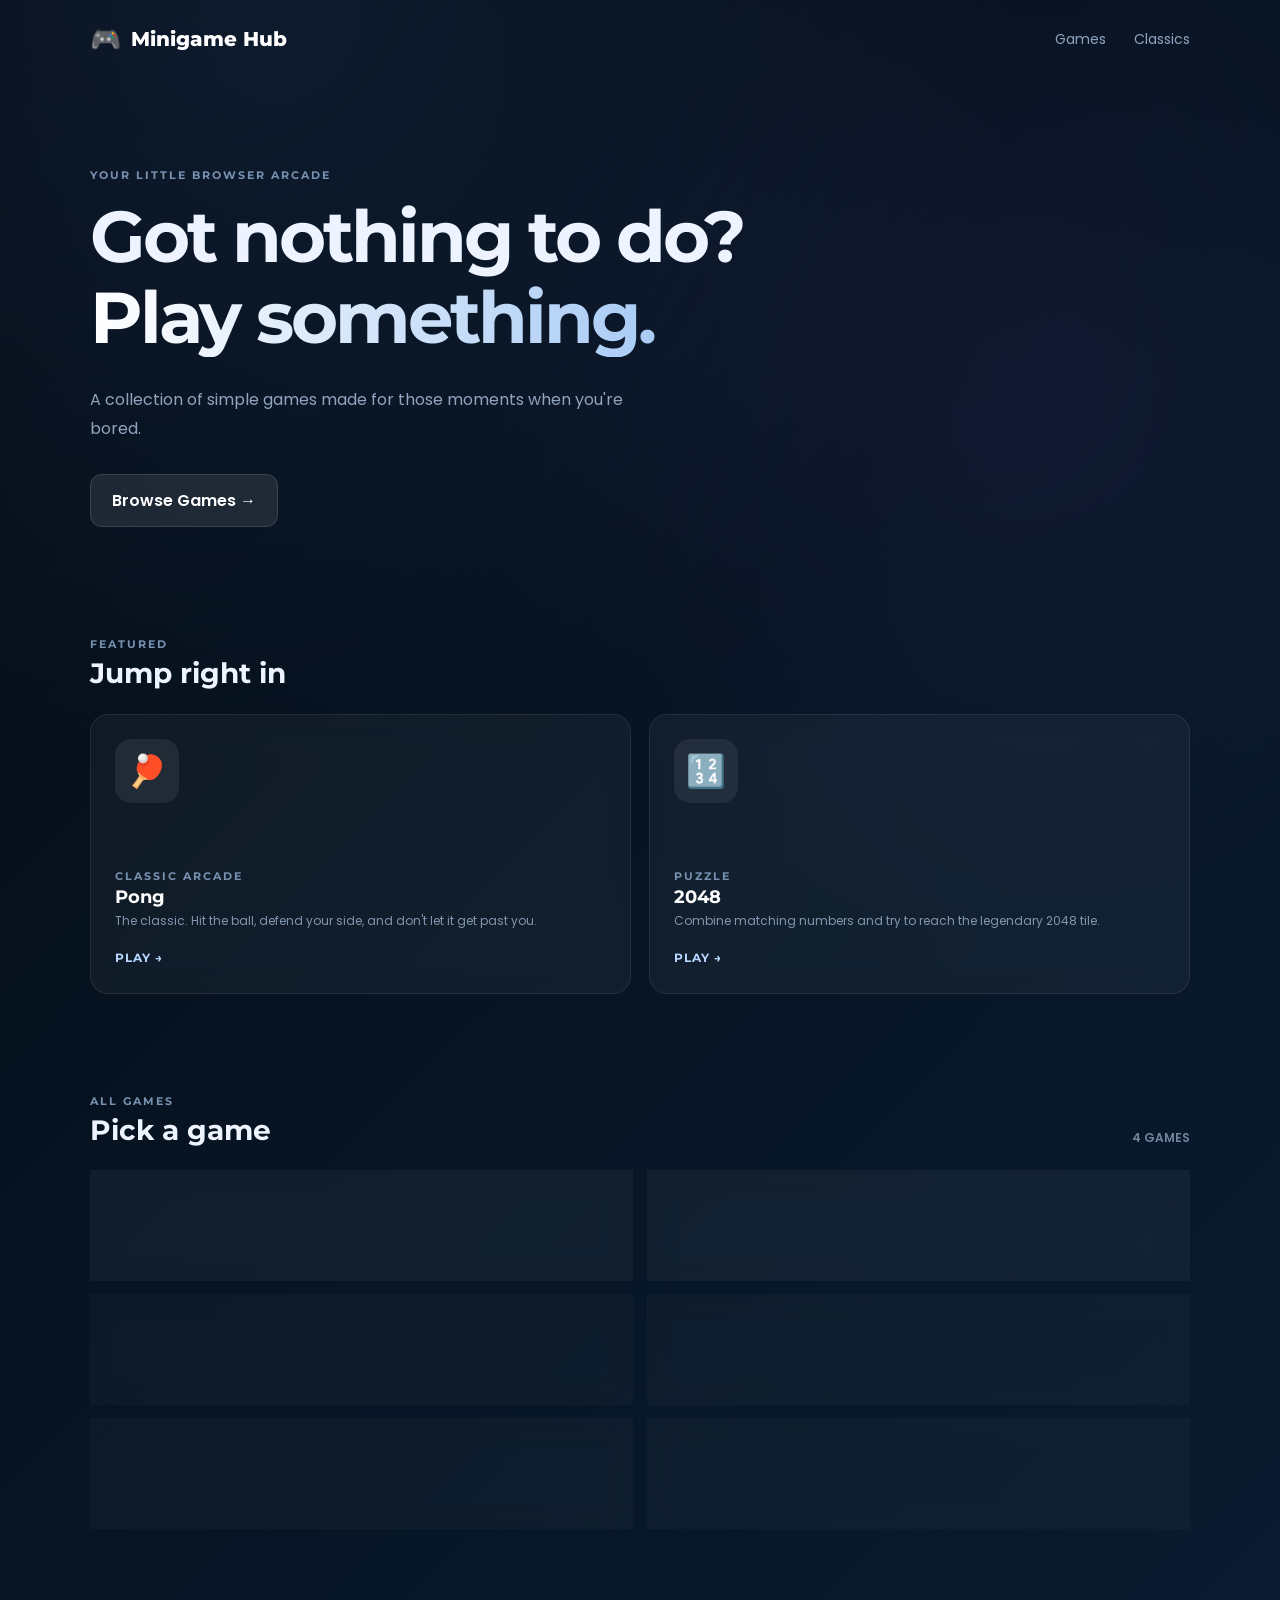
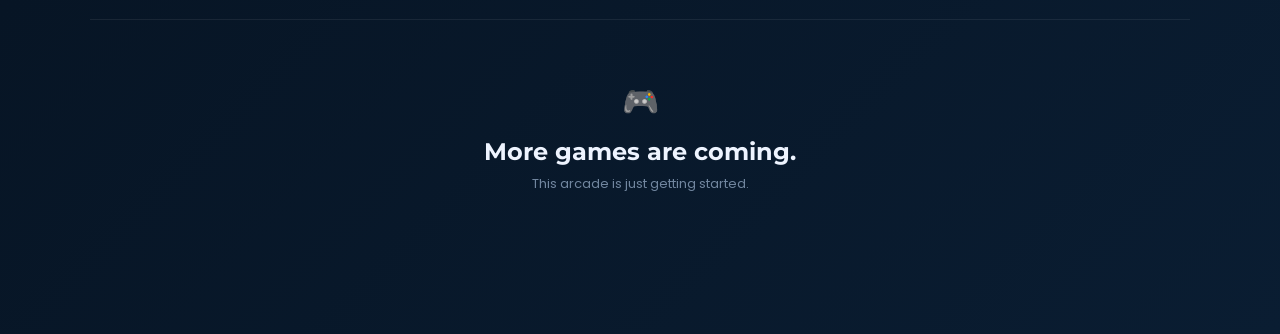
<file: index.html>
<!DOCTYPE html>
<html lang="en">

<head>
    <meta charset="UTF-8">
    <meta name="viewport" content="width=device-width, initial-scale=1.0">

    <title>Minigame Hub</title>

    <link rel="icon" type="image/png" href="favicon.png">

    <link rel="stylesheet" href="style.css">

    <link
        href="https://fonts.googleapis.com/css2?family=Montserrat:wght@600;700;800&family=Poppins:wght@400;500;600&display=swap"
        rel="stylesheet">
</head>

<body>

    <header class="navbar">

        <a href="index.html" class="logo">
            <span>🎮</span>
            Minigame Hub
        </a>

        <nav>
            <a href="#games">Games</a>
            <a href="#classics">Classics</a>
        </nav>

    </header>


    <main>

        <!-- HERO -->

        <section class="hero">

            <div class="hero-content">

                <span class="eyebrow">YOUR LITTLE BROWSER ARCADE</span>

                <h1>
                    Got nothing to do?
                    <span>Play something.</span>
                </h1>

                <p>
                    A collection of simple games made for those
                    moments when you're bored.
                </p>

                <a href="#games" class="play-button">
                    Browse Games →
                </a>

            </div>

        </section>


        <!-- FEATURED -->

        <section class="section" id="games">

            <div class="section-heading">
                <div>
                    <span class="section-label">FEATURED</span>
                    <h2>Jump right in</h2>
                </div>
            </div>


            <div class="featured-grid">


                <!-- PONG -->

                <a href="game/pong.html" class="game-card featured-card pong-card">

                    <div class="game-icon">
                        🏓
                    </div>

                    <div class="game-info">

                        <span class="game-type">
                            CLASSIC ARCADE
                        </span>

                        <h3>Pong</h3>

                        <p>
                            The classic. Hit the ball, defend your side,
                            and don't let it get past you.
                        </p>

                        <span class="play-link">
                            PLAY →
                        </span>

                    </div>

                </a>


                <!-- 2048 -->

                <a href="game/2048.html" class="game-card featured-card puzzle-card">

                    <div class="game-icon">
                        🔢
                    </div>

                    <div class="game-info">

                        <span class="game-type">
                            PUZZLE
                        </span>

                        <h3>2048</h3>

                        <p>
                            Combine matching numbers and try to reach
                            the legendary 2048 tile.
                        </p>

                        <span class="play-link">
                            PLAY →
                        </span>

                    </div>

                </a>

            </div>

        </section>


        <!-- ALL GAMES -->

        <section class="section" id="classics">

            <div class="section-heading">

                <div>
                    <span class="section-label">ALL GAMES</span>
                    <h2>Pick a game</h2>
                </div>

                <span class="game-count">
                    4 GAMES
                </span>

            </div>


            <div class="games-grid">


                <!-- SNAKE -->

                <a href="games/snake.html" class="game-card">

                    <div class="small-icon">
                        🐍
                    </div>

                    <div>
                        <span class="game-type">
                            ARCADE
                        </span>

                        <h3>Snake</h3>

                        <p>
                            Grow as long as you can.
                        </p>
                    </div>

                    <span class="card-arrow">→</span>

                </a>


                <!-- BRICK BREAKER -->

                <a href="game/block-breaker.html" class="game-card">

                    <div class="small-icon">
                        🧱
                    </div>

                    <div>
                        <span class="game-type">
                            ARCADE
                        </span>

                        <h3>Block Breaker</h3>

                        <p>
                            Break every block without losing the ball.
                        </p>
                    </div>

                    <span class="card-arrow">→</span>

                </a>


                <!-- REACTION -->

                <a href="#" class="game-card coming-soon">

                    <div class="small-icon">
                        ⚡
                    </div>

                    <div>
                        <span class="game-type">
                            REFLEX
                        </span>

                        <h3>Reaction Test</h3>

                        <p>
                            Coming soon.
                        </p>
                    </div>

                    <span class="coming-label">
                        SOON
                    </span>

                </a>


                <!-- MEMORY -->

                <a href="#" class="game-card coming-soon">

                    <div class="small-icon">
                        🧠
                    </div>

                    <div>
                        <span class="game-type">
                            PUZZLE
                        </span>

                        <h3>Memory</h3>

                        <p>
                            Coming soon.
                        </p>
                    </div>

                    <span class="coming-label">
                        SOON
                    </span>

                </a>


                <!-- TOWER DEFENSE -->

                <a href="#" class="game-card coming-soon">

                    <div class="small-icon">
                        🏰
                    </div>

                    <div>
                        <span class="game-type">
                            STRATEGY
                        </span>

                        <h3>Mini Tower Defense</h3>

                        <p>
                            Coming soon.
                        </p>
                    </div>

                    <span class="coming-label">
                        SOON
                    </span>

                </a>


                <!-- SPACE INVADERS -->

                <a href="#" class="game-card coming-soon">

                    <div class="small-icon">
                        👾
                    </div>

                    <div>
                        <span class="game-type">
                            ARCADE
                        </span>

                        <h3>Space Invaders</h3>

                        <p>
                            Coming soon.
                        </p>
                    </div>

                    <span class="coming-label">
                        SOON
                    </span>

                </a>

            </div>

        </section>


        <!-- FOOTER -->

        <section class="bottom-message">

            <span>🎮</span>

            <h2>More games are coming.</h2>

            <p>
                This arcade is just getting started.
            </p>

        </section>

    </main>


    <script src="script.js"></script>

</body>

</html>
</file>
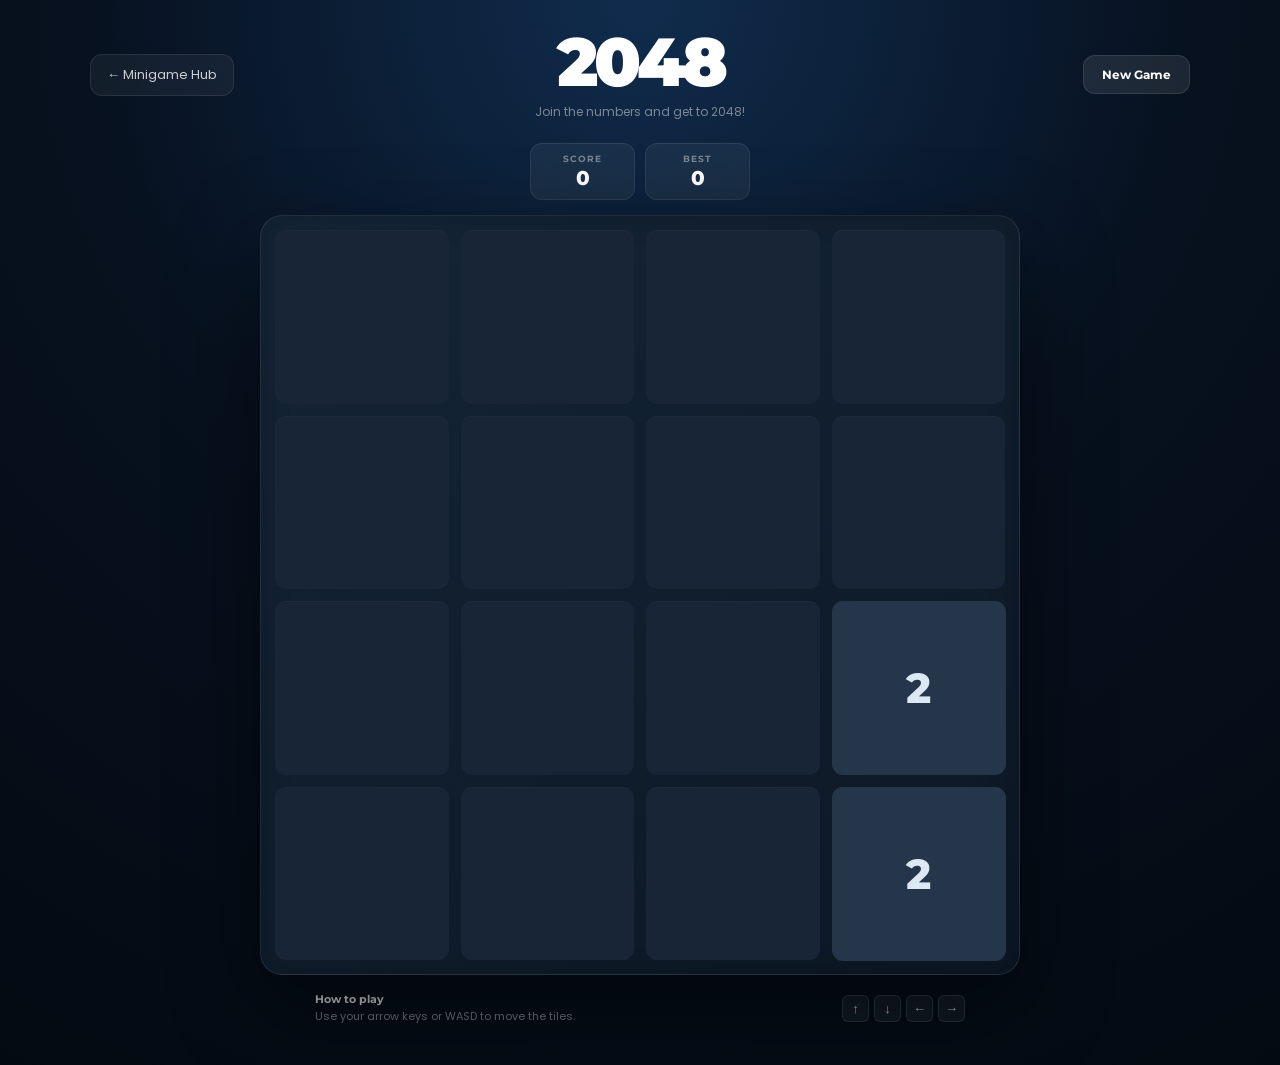
<file: game/2048.html>
<!DOCTYPE html>
<html lang="en">

<head>
    <meta charset="UTF-8">
    <meta
        name="viewport"
        content="width=device-width, initial-scale=1.0"
    >

    <title>2048 | Minigame Hub</title>

    <link rel="icon" type="image/png" href="../favicon.png">

    <link rel="preconnect" href="https://fonts.googleapis.com">
    <link rel="preconnect" href="https://fonts.gstatic.com" crossorigin>

    <link
        href="https://fonts.googleapis.com/css2?family=Montserrat:wght@600;700;800;900&family=Poppins:wght@400;500;600&display=swap"
        rel="stylesheet"
    >

    <link rel="stylesheet" href="2048.css">
</head>

<body>

    <main class="game-page">

        <!-- HEADER -->

        <header class="game-header">

            <a
                href="../index.html"
                class="back-button"
            >
                ← Minigame Hub
            </a>


            <div class="title-area">

                <h1>2048</h1>

                <p>
                    Join the numbers and get to 2048!
                </p>

            </div>


            <button
                id="newGameButton"
                class="new-game-button"
            >
                New Game
            </button>

        </header>


        <!-- SCORE -->

        <section class="score-row">

            <div class="score-card">

                <span>Score</span>

                <strong id="score">
                    0
                </strong>

            </div>


            <div class="score-card">

                <span>Best</span>

                <strong id="bestScore">
                    0
                </strong>

            </div>

        </section>


        <!-- GAME -->

        <section
            id="gameBoard"
            class="game-board"
        >

            <div class="grid-background">

                <div class="grid-cell"></div>
                <div class="grid-cell"></div>
                <div class="grid-cell"></div>
                <div class="grid-cell"></div>

                <div class="grid-cell"></div>
                <div class="grid-cell"></div>
                <div class="grid-cell"></div>
                <div class="grid-cell"></div>

                <div class="grid-cell"></div>
                <div class="grid-cell"></div>
                <div class="grid-cell"></div>
                <div class="grid-cell"></div>

                <div class="grid-cell"></div>
                <div class="grid-cell"></div>
                <div class="grid-cell"></div>
                <div class="grid-cell"></div>

            </div>


            <div
                id="tileContainer"
                class="tile-container"
            ></div>


            <!-- GAME OVER -->

            <div
                id="gameOverOverlay"
                class="game-overlay hidden"
            >

                <div class="overlay-card">

                    <h2>Game Over</h2>

                    <p>
                        No more moves.
                    </p>

                    <div class="final-score">
                        Score:
                        <strong id="finalScore">
                            0
                        </strong>
                    </div>

                    <button
                        id="gameOverNewGame"
                        class="primary-button"
                    >
                        Try Again
                    </button>

                </div>

            </div>

        </section>


        <!-- 2048 WIN POPUP -->

        <div
            id="winOverlay"
            class="modal-overlay hidden"
        >

            <div class="modal-card">

                <div class="modal-icon">
                    2048
                </div>

                <h2>
                    You reached 2048!
                </h2>

                <p>
                    Do you want to continue playing?
                </p>


                <div class="modal-buttons">

                    <button
                        id="continueButton"
                        class="primary-button"
                    >
                        Keep Playing
                    </button>

                    <button
                        id="doneButton"
                        class="secondary-button"
                    >
                        I'm Done
                    </button>

                </div>

            </div>

        </div>


        <!-- CONFIRM EXIT -->

        <div
            id="confirmOverlay"
            class="modal-overlay hidden"
        >

            <div class="modal-card confirm-card">

                <div class="warning-icon">
                    ?
                </div>

                <h2>
                    Are you sure?
                </h2>

                <p>
                    You could keep going and see how high
                    you can get.
                </p>


                <div class="modal-buttons">

                    <button
                        id="exitButton"
                        class="danger-button"
                    >
                        Exit
                    </button>

                    <button
                        id="cancelButton"
                        class="secondary-button"
                    >
                        Cancel
                    </button>

                </div>

            </div>

        </div>


        <!-- CONTROLS -->

        <section class="instructions">

            <div class="instruction-main">

                <strong>
                    How to play
                </strong>

                <span>
                    Use your arrow keys or WASD to move the tiles.
                </span>

            </div>

            <div class="keys">

                <span>↑</span>
                <span>↓</span>
                <span>←</span>
                <span>→</span>

            </div>

        </section>

    </main>


    <script src="2048.js"></script>

</body>

</html>
</file>
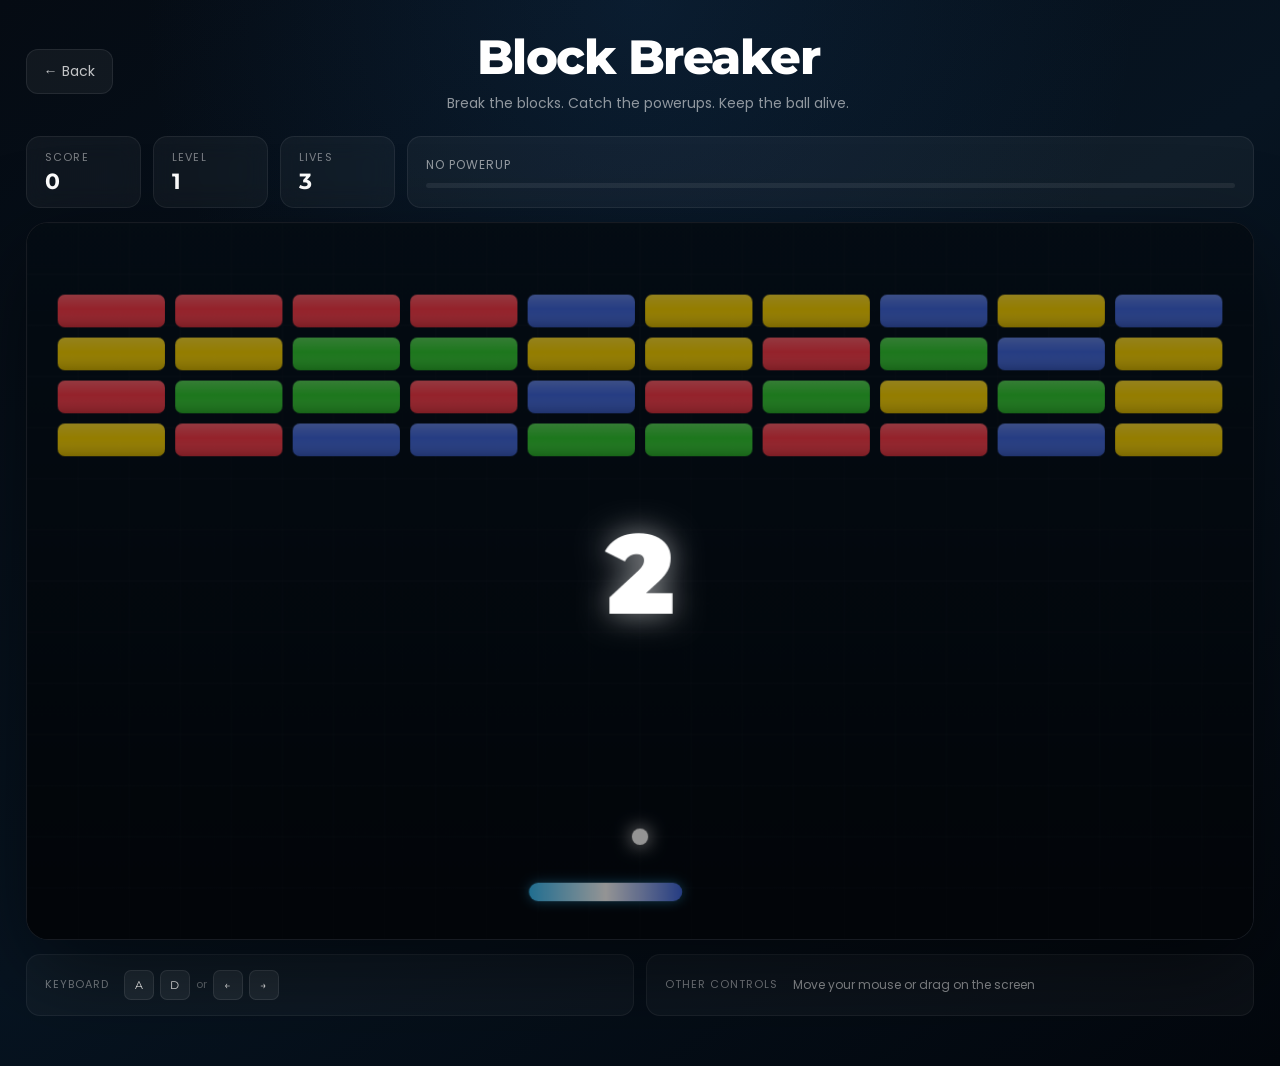
<file: game/block-breaker.html>
<!DOCTYPE html>
<html lang="en">
<head>
    <meta charset="UTF-8">
    <meta name="viewport" content="width=device-width, initial-scale=1.0">

    <title>Block Breaker | MiniGame Hub</title>

    <link rel="icon" type="image/png" href="../favicon.png">

    <link rel="preconnect" href="https://fonts.googleapis.com">
    <link rel="preconnect" href="https://fonts.gstatic.com" crossorigin>

    <link href="https://fonts.googleapis.com/css2?family=Montserrat:wght@600;700;800&family=Poppins:wght@400;500;600&display=swap" rel="stylesheet">

    <link rel="stylesheet" href="block-breaker.css">
</head>

<body>

    <main class="game-page">

        <header class="game-header">

            <a href="../index.html" class="back-button">
                ← Back
            </a>

            <div class="title-area">
                <h1>Block Breaker</h1>
                <p>Break the blocks. Catch the powerups. Keep the ball alive.</p>
            </div>

        </header>


        <!-- HUD -->

        <section class="hud">

            <div class="hud-item">
                <span>Score</span>
                <strong id="score">0</strong>
            </div>

            <div class="hud-item">
                <span>Level</span>
                <strong id="level">1</strong>
            </div>

            <div class="hud-item">
                <span>Lives</span>
                <strong id="lives">3</strong>
            </div>

            <div class="powerup-status" id="powerupStatus">

                <div class="status-label">
                    <span id="powerupName">No Powerup</span>
                    <strong id="powerupTimer"></strong>
                </div>

                <div class="timer-track">
                    <div id="timerFill"></div>
                </div>

            </div>

        </section>


        <!-- GAME -->

        <section class="game-shell">

            <canvas
                id="gameCanvas"
                width="1200"
                height="700">
            </canvas>

            <div class="level-message" id="levelMessage">
                Level 1
            </div>

            <div class="game-overlay hidden" id="gameOverlay">

                <div class="overlay-card">

                    <div class="overlay-icon">💥</div>

                    <h2 id="overlayTitle">
                        Game Over
                    </h2>

                    <p id="overlayText">
                        You ran out of lives.
                    </p>

                    <div class="final-score">
                        Score
                        <strong id="finalScore">0</strong>
                    </div>

                    <button id="restartButton">
                        Play Again
                    </button>

                </div>

            </div>

        </section>


        <!-- CONTROLS -->

        <section class="controls">

            <div class="control-card">

                <span class="control-title">
                    Keyboard
                </span>

                <div class="keys">
                    <kbd>A</kbd>
                    <kbd>D</kbd>
                    <span>or</span>
                    <kbd>←</kbd>
                    <kbd>→</kbd>
                </div>

            </div>

            <div class="control-card">

                <span class="control-title">
                    Other Controls
                </span>

                <p>
                    Move your mouse or drag on the screen
                </p>

            </div>

        </section>

    </main>


    <script src="block-breaker.js"></script>

</body>
</html>
</file>
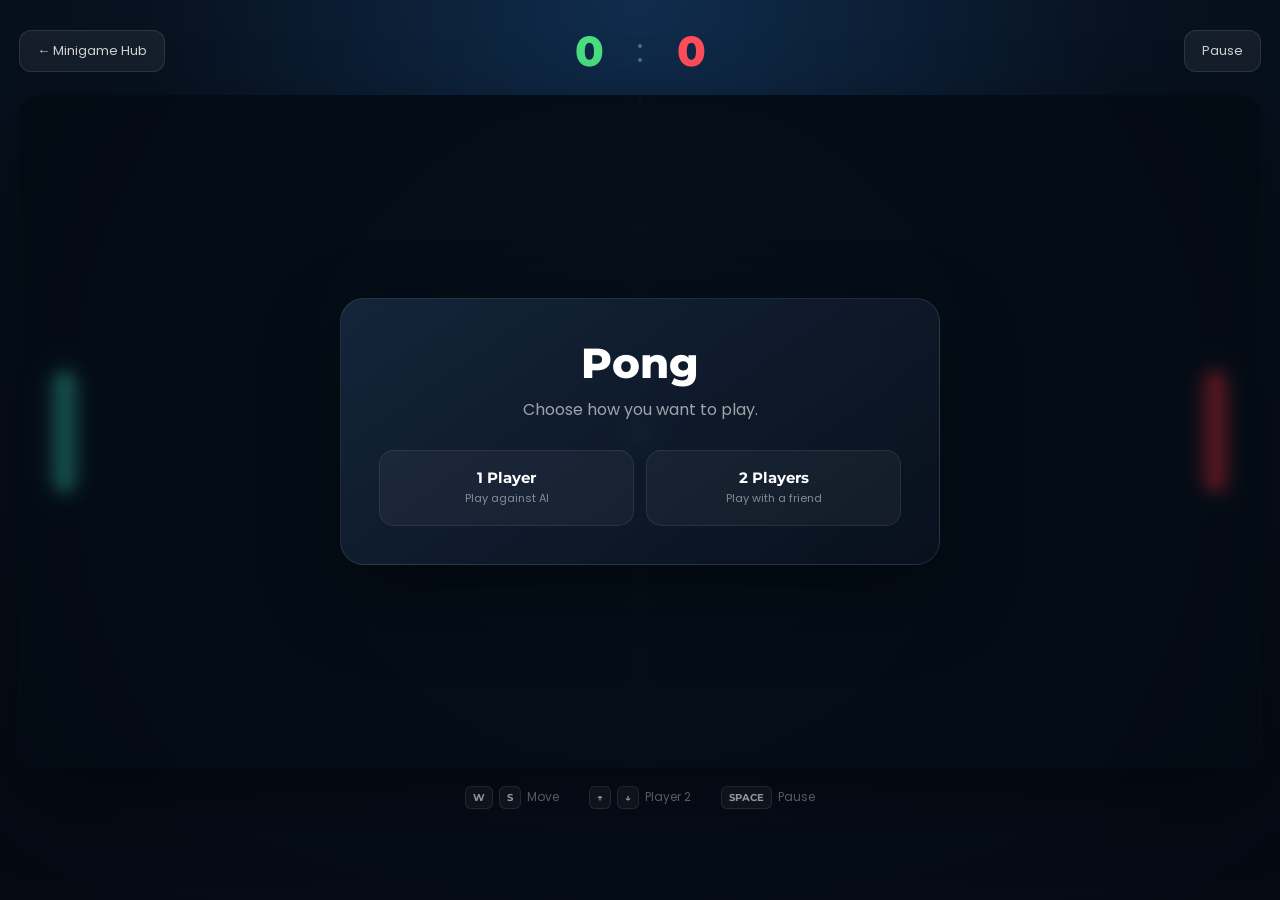
<file: game/pong.html>
<!DOCTYPE html>
<html lang="en">
<head>
    <meta charset="UTF-8">
    <meta name="viewport" content="width=device-width, initial-scale=1.0">

    <title>Pong | Minigame Hub</title>

    <link rel="icon" type="image/png" href="../favicon.png">

    <link rel="preconnect" href="https://fonts.googleapis.com">
    <link rel="preconnect" href="https://fonts.gstatic.com" crossorigin>

    <link href="https://fonts.googleapis.com/css2?family=Montserrat:wght@500;600;700;800&family=Poppins:wght@400;500;600&display=swap" rel="stylesheet">

    <link rel="stylesheet" href="pong.css">
</head>

<body>

    <main class="pong-page">

        <header class="game-header">
            <a href="../index.html" class="back-button">
                ← Minigame Hub
            </a>

            <div class="scoreboard">
                <div class="score player-score">
                    <span id="playerScore">0</span>
                </div>

                <div class="score-divider">:</div>

                <div class="score opponent-score">
                    <span id="opponentScore">0</span>
                </div>
            </div>

            <button id="pauseButton" class="pause-button">
                Pause
            </button>
        </header>


        <section class="game-container">

            <canvas id="pongCanvas" width="1200" height="650"></canvas>

            <div id="countdown" class="countdown hidden">
                3
            </div>


            <!-- START / MODE OVERLAY -->
            <div id="overlay" class="overlay">

                <div class="overlay-card">

                    <h1 id="overlayTitle">Pong</h1>

                    <p id="overlayText">
                        Choose how you want to play.
                    </p>


                    <!-- MODE SELECTION -->
                    <div id="modeSelection" class="selection-section">

                        <div class="selection-grid mode-grid">

                            <button class="selection-button" data-mode="1">
                                <strong>1 Player</strong>
                                <span>Play against AI</span>
                            </button>

                            <button class="selection-button" data-mode="2">
                                <strong>2 Players</strong>
                                <span>Play with a friend</span>
                            </button>

                        </div>

                    </div>


                    <!-- DIFFICULTY -->
                    <div id="difficultySelection" class="selection-section hidden">

                        <h2>Choose AI Difficulty</h2>

                        <div class="selection-grid difficulty-grid">

                            <button class="selection-button" data-difficulty="noob">
                                <strong>Noob</strong>
                                <span>Basically free</span>
                            </button>

                            <button class="selection-button" data-difficulty="easy">
                                <strong>Easy</strong>
                                <span>A little challenge</span>
                            </button>

                            <button class="selection-button" data-difficulty="medium">
                                <strong>Medium</strong>
                                <span>Getting serious</span>
                            </button>

                            <button class="selection-button" data-difficulty="hard">
                                <strong>Hard</strong>
                                <span>Good luck</span>
                            </button>

                            <button class="selection-button impossible-button" data-difficulty="impossible">
                                <strong>Impossible</strong>
                                <span>AI never misses</span>
                            </button>

                        </div>

                    </div>


                    <!-- PLAYER 1 COLOR -->
                    <div id="playerColorSelection" class="selection-section hidden">

                        <h2 id="playerColorTitle">
                            Choose Your Color
                        </h2>

                        <div id="colorGrid" class="color-grid"></div>

                        <button id="confirmPlayerColor" class="confirm-button">
                            Continue
                        </button>

                    </div>


                    <!-- PLAYER 2 COLOR -->
                    <div id="player2ColorSelection" class="selection-section hidden">

                        <h2>
                            Player 2 — Choose Your Color
                        </h2>

                        <div id="player2ColorGrid" class="color-grid"></div>

                        <button id="startMatchButton" class="confirm-button">
                            Start Match
                        </button>

                    </div>


                    <!-- END SCREEN -->
                    <button id="startButton" class="game-button hidden">
                        Play Again
                    </button>

                </div>

            </div>

        </section>


        <div class="controls-info">

            <div>
                <span class="key">W</span>
                <span class="key">S</span>
                Move
            </div>

            <div>
                <span class="key">↑</span>
                <span class="key">↓</span>
                Player 2
            </div>

            <div>
                <span class="key">SPACE</span>
                Pause
            </div>

        </div>

    </main>

    <script src="pong.js"></script>

</body>
</html>
</file>
<file: style.css>
/* =========================================================
   RESET
========================================================= */

* {
    box-sizing: border-box;
    margin: 0;
    padding: 0;
}

html {
    scroll-behavior: smooth;
}

body {
    min-height: 100vh;

    background:
        radial-gradient(
            circle at 20% 0%,
            rgba(52, 94, 150, 0.18),
            transparent 35%
        ),
        radial-gradient(
            circle at 80% 20%,
            rgba(83, 62, 145, 0.12),
            transparent 30%
        ),
        linear-gradient(
            135deg,
            #050b14,
            #071525,
            #0a1d32
        );

    color: #eef4ff;

    font-family: "Poppins", sans-serif;

    overflow-x: hidden;
}


/* =========================================================
   NAVBAR
========================================================= */

.navbar {

    width: min(1100px, calc(100% - 40px));

    margin: auto;

    padding: 24px 0;

    display: flex;

    justify-content: space-between;

    align-items: center;
}

.logo {

    display: flex;

    align-items: center;

    gap: 10px;

    color: white;

    text-decoration: none;

    font-family: "Montserrat", sans-serif;

    font-weight: 800;

    font-size: 20px;
}

.logo span {
    font-size: 25px;
}

.navbar nav {

    display: flex;

    gap: 28px;
}

.navbar nav a {

    color: #91a4bd;

    text-decoration: none;

    font-size: 14px;

    transition: 0.2s;
}

.navbar nav a:hover {
    color: white;
}


/* =========================================================
   HERO
========================================================= */

.hero {

    width: min(1100px, calc(100% - 40px));

    margin: auto;

    padding: 90px 0 80px;
}

.hero-content {
    max-width: 720px;
}

.eyebrow,
.section-label,
.game-type {

    display: block;

    color: #7891b0;

    font-family: "Montserrat", sans-serif;

    font-size: 11px;

    font-weight: 700;

    letter-spacing: 2px;
}

.hero h1 {
    margin-top: 14px;

    font-family: "Montserrat", sans-serif;

    font-size: clamp(42px, 7vw, 72px);

    line-height: 1.12;

    letter-spacing: -3px;

    padding-bottom: 4px;
}

.hero h1 span {

    display: block;

    background: linear-gradient(
        90deg,
        #ffffff,
        #91bdf2
    );

    -webkit-background-clip: text;
    background-clip: text;

    color: transparent;
}

.hero p {

    margin-top: 25px;

    max-width: 580px;

    color: #91a4bd;

    font-size: 16px;

    line-height: 1.8;
}

.play-button {

    display: inline-block;

    margin-top: 30px;

    padding: 13px 21px;

    border-radius: 12px;

    background: rgba(255,255,255,0.09);

    border: 1px solid rgba(255,255,255,0.12);

    color: white;

    text-decoration: none;

    font-weight: 600;

    transition: 0.2s;
}

.play-button:hover {

    background: rgba(255,255,255,0.15);

    transform: translateY(-2px);
}


/* =========================================================
   SECTIONS
========================================================= */

.section {

    width: min(1100px, calc(100% - 40px));

    margin: auto;

    padding: 30px 0 70px;
}

.section-heading {

    display: flex;

    justify-content: space-between;

    align-items: end;

    margin-bottom: 24px;
}

.section-heading h2 {

    margin-top: 5px;

    font-family: "Montserrat", sans-serif;

    font-size: 28px;
}

.game-count {

    color: #71869f;

    font-size: 12px;

    font-weight: 600;
}


/* =========================================================
   GAME CARDS
========================================================= */

.game-card {

    position: relative;

    display: flex;

    align-items: center;

    gap: 20px;

    padding: 24px;

    border-radius: 18px;

    border: 1px solid rgba(255,255,255,0.08);

    background: rgba(255,255,255,0.045);

    color: white;

    text-decoration: none;

    backdrop-filter: blur(12px);

    transition:
        transform 0.2s ease,
        border-color 0.2s ease,
        background 0.2s ease;
}

.game-card:hover {

    transform: translateY(-4px);

    border-color: rgba(150,190,240,0.25);

    background: rgba(255,255,255,0.075);
}


/* =========================================================
   FEATURED
========================================================= */

.featured-grid {

    display: grid;

    grid-template-columns: repeat(2, 1fr);

    gap: 18px;
}

.featured-card {

    min-height: 280px;

    display: flex;

    flex-direction: column;

    align-items: flex-start;

    justify-content: space-between;
}

.game-icon {

    width: 64px;

    height: 64px;

    display: grid;

    place-items: center;

    border-radius: 16px;

    background: rgba(255,255,255,0.07);

    font-size: 32px;
}

.game-info {
    width: 100%;
}

.game-info h3 {

    margin-top: 4px;

    font-family: "Montserrat", sans-serif;

    font-size: 30px;
}

.game-info p {

    margin-top: 8px;

    max-width: 430px;

    color: #91a4bd;

    font-size: 14px;

    line-height: 1.7;
}

.play-link {

    display: inline-block;

    margin-top: 18px;

    font-family: "Montserrat", sans-serif;

    font-size: 12px;

    font-weight: 700;

    letter-spacing: 1px;

    color: #b9d8ff;
}


/* =========================================================
   ALL GAMES
========================================================= */

.games-grid {

    display: grid;

    grid-template-columns: repeat(2, 1fr);

    gap: 14px;
}

.small-icon {

    flex-shrink: 0;

    width: 48px;

    height: 48px;

    display: grid;

    place-items: center;

    border-radius: 13px;

    background: rgba(255,255,255,0.06);

    font-size: 24px;
}

.game-card h3 {

    margin-top: 3px;

    font-family: "Montserrat", sans-serif;

    font-size: 18px;
}

.game-card p {

    margin-top: 3px;

    color: #8296ae;

    font-size: 12px;
}

.card-arrow {

    margin-left: auto;

    color: #71869f;

    font-size: 20px;
}

.coming-soon {

    cursor: default;

    opacity: 0.65;
}

.coming-soon:hover {

    transform: none;

    background: rgba(255,255,255,0.045);

    border-color: rgba(255,255,255,0.08);
}

.coming-label {

    margin-left: auto;

    color: #71869f;

    font-family: "Montserrat", sans-serif;

    font-size: 9px;

    font-weight: 700;

    letter-spacing: 1px;
}


/* =========================================================
   BOTTOM
========================================================= */

.bottom-message {

    width: min(1100px, calc(100% - 40px));

    margin: 20px auto 80px;

    padding: 60px 30px;

    text-align: center;

    border-top: 1px solid rgba(255,255,255,0.07);
}

.bottom-message span {
    font-size: 30px;
}

.bottom-message h2 {

    margin-top: 12px;

    font-family: "Montserrat", sans-serif;
}

.bottom-message p {

    margin-top: 8px;

    color: #71869f;

    font-size: 13px;
}


/* =========================================================
   MOBILE
========================================================= */

@media (max-width: 700px) {

    .navbar {
        width: min(100% - 28px, 1100px);
    }

    .navbar nav {
        display: none;
    }

    .hero,
    .section,
    .bottom-message {

        width: min(100% - 28px, 1100px);
    }

    .hero {
        padding-top: 65px;
    }

    .hero h1 {
        letter-spacing: -2px;
    }

    .featured-grid,
    .games-grid {
        grid-template-columns: 1fr;
    }

    .featured-card {
        min-height: 250px;
    }

}
</file>
<file: game/2048.css>
/* =========================================================
   2048
========================================================= */

* {
    box-sizing: border-box;
    margin: 0;
    padding: 0;
}


body {
    min-height: 100vh;

    background:
        radial-gradient(
            circle at top,
            #102c4d 0%,
            #07111f 45%,
            #040a12 100%
        );

    color: white;

    font-family: "Poppins", sans-serif;

    overflow-x: hidden;
}


/* =========================================================
   PAGE
========================================================= */

.game-page {
    width: min(1100px, 94vw);

    min-height: 100vh;

    margin: 0 auto;

    padding: 28px 0 40px;

    display: flex;

    flex-direction: column;

    align-items: center;
}


/* =========================================================
   HEADER
========================================================= */

.game-header {
    width: 100%;

    display: grid;

    grid-template-columns: 1fr auto 1fr;

    align-items: center;

    margin-bottom: 22px;
}


.back-button {
    justify-self: start;

    padding: 10px 16px;

    border-radius: 12px;

    border: 1px solid rgba(255,255,255,0.09);

    background: rgba(255,255,255,0.05);

    color: rgba(255,255,255,0.78);

    text-decoration: none;

    font-size: 13px;

    transition:
        background 0.2s ease,
        transform 0.2s ease;
}


.back-button:hover {
    background: rgba(255,255,255,0.09);

    transform: translateY(-2px);
}


.title-area {
    text-align: center;
}


.title-area h1 {
    font-family: "Montserrat", sans-serif;

    font-size: clamp(46px, 6vw, 68px);

    line-height: 1;

    font-weight: 900;

    letter-spacing: -4px;
}


.title-area p {
    margin-top: 7px;

    color: rgba(255,255,255,0.45);

    font-size: 12px;
}


.new-game-button {
    justify-self: end;

    padding: 11px 18px;

    border: none;

    border-radius: 12px;

    background: rgba(255,255,255,0.09);

    border: 1px solid rgba(255,255,255,0.1);

    color: white;

    font-family: "Montserrat", sans-serif;

    font-size: 12px;

    font-weight: 700;

    cursor: pointer;

    transition:
        background 0.2s ease,
        transform 0.2s ease;
}


.new-game-button:hover {
    background: rgba(255,255,255,0.14);

    transform: translateY(-2px);
}


/* =========================================================
   SCORE
========================================================= */

.score-row {
    display: flex;

    gap: 10px;

    margin-bottom: 15px;
}


.score-card {
    min-width: 105px;

    padding: 9px 16px;

    border-radius: 12px;

    background: rgba(255,255,255,0.055);

    border: 1px solid rgba(255,255,255,0.08);

    text-align: center;
}


.score-card span {
    display: block;

    color: rgba(255,255,255,0.42);

    text-transform: uppercase;

    font-family: "Montserrat", sans-serif;

    font-size: 9px;

    font-weight: 700;

    letter-spacing: 1px;
}


.score-card strong {
    display: block;

    margin-top: 2px;

    font-family: "Montserrat", sans-serif;

    font-size: 20px;

    font-weight: 800;
}


/* =========================================================
   BOARD
========================================================= */

.game-board {
    position: relative;

    width: min(760px, 88vw);

    aspect-ratio: 1 / 1;

    padding: 16px;

    border-radius: 22px;

    background:
        linear-gradient(
            145deg,
            #142536,
            #0c1724
        );

    border: 1px solid rgba(255,255,255,0.08);

    box-shadow:
        0 30px 90px rgba(0,0,0,0.48),
        inset 0 0 30px rgba(0,0,0,0.2);
}

/* =========================================================
   GRID
========================================================= */

.grid-background {
    position: absolute;

    inset: 14px;

    display: grid;

    grid-template-columns:
        repeat(4, 1fr);

    grid-template-rows:
        repeat(4, 1fr);

    gap: 12px;
}


.grid-cell {
    border-radius: 11px;

    background:
        #172536;

    box-shadow:
        inset 0 1px 0 rgba(255,255,255,0.025);
}


/* =========================================================
   TILES
========================================================= */

.tile-container {
    position: absolute;

    inset: 14px;

    display: grid;

    grid-template-columns:
        repeat(4, 1fr);

    grid-template-rows:
        repeat(4, 1fr);

    gap: 12px;
}


.tile {
    width: 100%;
    height: 100%;

    border-radius: 11px;

    display: flex;

    justify-content: center;
    align-items: center;

    font-family: "Montserrat", sans-serif;

    font-weight: 800;

    font-size: clamp(24px, 4vw, 42px);

    user-select: none;

    animation:
        tileAppear 0.14s ease;
}


.tile.merged {
    animation:
        tileMerge 0.18s ease;
}


@keyframes tileAppear {

    0% {
        opacity: 0;

        transform: scale(0.65);
    }

    100% {
        opacity: 1;

        transform: scale(1);
    }

}


@keyframes tileMerge {

    0% {
        transform: scale(1);
    }

    50% {
        transform: scale(1.12);
    }

    100% {
        transform: scale(1);
    }

}

/* =========================================================
   TILE MOVEMENT
========================================================= */

.tile {
    position: relative;

    will-change: transform;

    transform-origin: center;

    transition:
        transform 45ms cubic-bezier(
            0.15,
            0.8,
            0.25,
            1
        );
}


/*
    Very subtle movement ghost.
*/

.tile[style*="transform"]::before {
    content: "";

    position: absolute;

    inset: 8%;

    border-radius: inherit;

    background: inherit;

    opacity: 0.10;

    filter: blur(5px);

    z-index: -1;

    transform: scale(0.94);
}


/* =========================================================
   NEW TILE
========================================================= */

.tile.new-tile {
    animation:
        tileAppear 90ms
        cubic-bezier(
            0.22,
            1,
            0.36,
            1
        );
}


/* =========================================================
   MERGE
========================================================= */

.tile.merged {
    animation:
        tileMerge 90ms
        cubic-bezier(
            0.22,
            1,
            0.36,
            1
        );
}

@keyframes tileAppear {

    0% {
        opacity: 0;
        transform: scale(0.65);
    }

    70% {
        opacity: 1;
        transform: scale(1.05);
    }

    100% {
        opacity: 1;
        transform: scale(1);
    }
}


@keyframes tileMerge {

    0% {
        transform: scale(1);
    }

    45% {
        transform: scale(1.10);
    }

    100% {
        transform: scale(1);
    }
}


/* =========================================================
   REDUCED MOTION
========================================================= */

@media (prefers-reduced-motion: reduce) {

    .tile {
        transition: none !important;
        animation: none !important;
    }
}

/* =========================================================
   TILE COLORS
========================================================= */

.tile-2 {
    background: #26364a;

    color: #dce8f4;
}


.tile-4 {
    background: #304762;

    color: #e7f2ff;
}


.tile-8 {
    background: #385b78;

    color: #ffffff;
}


.tile-16 {
    background: #326d91;

    color: #ffffff;
}


.tile-32 {
    background: #287f9b;

    color: #ffffff;
}


.tile-64 {
    background: #1f9ca8;

    color: #ffffff;

    box-shadow:
        0 0 20px rgba(31,156,168,0.22);
}


.tile-128 {
    background: #25b88f;

    color: #ffffff;

    box-shadow:
        0 0 22px rgba(37,184,143,0.22);
}


.tile-256 {
    background: #5abf63;

    color: #ffffff;

    box-shadow:
        0 0 22px rgba(90,191,99,0.22);
}


.tile-512 {
    background: #a6c94a;

    color: #07111f;

    box-shadow:
        0 0 24px rgba(166,201,74,0.25);
}


.tile-1024 {
    background: #e0bd3d;

    color: #07111f;

    box-shadow:
        0 0 26px rgba(224,189,61,0.3);
}


.tile-2048 {
    background: #f0a83a;

    color: #07111f;

    box-shadow:
        0 0 35px rgba(240,168,58,0.45);
}


.tile-super {
    background: #e65c5c;

    color: white;

    box-shadow:
        0 0 30px rgba(230,92,92,0.35);
}


/* =========================================================
   GAME OVER
========================================================= */

.game-overlay {
    position: absolute;

    inset: 0;

    z-index: 10;

    display: flex;

    justify-content: center;

    align-items: center;

    border-radius: 20px;

    background:
        rgba(4,10,18,0.78);

    backdrop-filter: blur(7px);
}


/* =========================================================
   MODALS
========================================================= */

.modal-overlay {
    position: fixed;

    inset: 0;

    z-index: 50;

    display: flex;

    justify-content: center;

    align-items: center;

    padding: 20px;

    background:
        rgba(2,7,13,0.72);

    backdrop-filter: blur(9px);
}


.modal-card,
.overlay-card {
    width: min(440px, 92vw);

    padding: 34px;

    border-radius: 22px;

    border: 1px solid rgba(255,255,255,0.1);

    background:
        linear-gradient(
            145deg,
            rgba(20,38,57,0.97),
            rgba(7,16,27,0.98)
        );

    box-shadow:
        0 30px 90px rgba(0,0,0,0.55);

    text-align: center;
}


.modal-card h2,
.overlay-card h2 {
    font-family: "Montserrat", sans-serif;

    font-size: 27px;

    font-weight: 800;

    margin-bottom: 9px;
}


.modal-card p,
.overlay-card p {
    color: rgba(255,255,255,0.52);

    font-size: 13px;

    line-height: 1.6;

    margin-bottom: 24px;
}


.modal-icon {
    width: 78px;
    height: 78px;

    margin: 0 auto 20px;

    border-radius: 18px;

    display: flex;

    justify-content: center;
    align-items: center;

    background: #f0a83a;

    color: #07111f;

    font-family: "Montserrat", sans-serif;

    font-size: 15px;

    font-weight: 900;

    box-shadow:
        0 0 35px rgba(240,168,58,0.4);
}


.warning-icon {
    width: 58px;
    height: 58px;

    margin: 0 auto 18px;

    border-radius: 50%;

    display: flex;

    align-items: center;
    justify-content: center;

    background: rgba(255,255,255,0.07);

    border: 1px solid rgba(255,255,255,0.1);

    color: rgba(255,255,255,0.75);

    font-family: "Montserrat", sans-serif;

    font-size: 25px;

    font-weight: 800;
}


/* =========================================================
   BUTTONS
========================================================= */

.modal-buttons {
    display: flex;

    gap: 10px;

    justify-content: center;
}


.primary-button,
.secondary-button,
.danger-button {
    border: none;

    padding: 12px 20px;

    border-radius: 11px;

    font-family: "Montserrat", sans-serif;

    font-size: 12px;

    font-weight: 700;

    cursor: pointer;

    transition:
        transform 0.2s ease,
        background 0.2s ease;
}


.primary-button {
    background: #f0a83a;

    color: #07111f;
}


.primary-button:hover {
    background: #ffc15c;

    transform: translateY(-2px);
}


.secondary-button {
    background: rgba(255,255,255,0.07);

    color: rgba(255,255,255,0.8);

    border: 1px solid rgba(255,255,255,0.09);
}


.secondary-button:hover {
    background: rgba(255,255,255,0.12);

    transform: translateY(-2px);
}


.danger-button {
    background: rgba(230,92,92,0.15);

    color: #ff8585;

    border: 1px solid rgba(230,92,92,0.2);
}


.danger-button:hover {
    background: rgba(230,92,92,0.25);

    transform: translateY(-2px);
}


.final-score {
    margin-bottom: 22px;

    color: rgba(255,255,255,0.5);

    font-size: 13px;
}


.final-score strong {
    color: white;

    font-family: "Montserrat", sans-serif;

    font-size: 20px;
}


/* =========================================================
   INSTRUCTIONS
========================================================= */

.instructions {
    width: min(650px, 90vw);

    margin-top: 17px;

    display: flex;

    align-items: center;

    justify-content: space-between;

    color: rgba(255,255,255,0.4);

    font-size: 11px;
}


.instruction-main {
    display: flex;

    flex-direction: column;

    gap: 2px;
}


.instruction-main strong {
    color: rgba(255,255,255,0.72);

    font-family: "Montserrat", sans-serif;

    font-size: 11px;
}


.keys {
    display: flex;

    gap: 5px;
}


.keys span {
    width: 27px;
    height: 27px;

    display: flex;

    justify-content: center;
    align-items: center;

    border-radius: 6px;

    border: 1px solid rgba(255,255,255,0.1);

    background: rgba(255,255,255,0.05);

    color: rgba(255,255,255,0.65);

    font-size: 13px;
}


/* =========================================================
   UTILITIES
========================================================= */

.hidden {
    display: none !important;
}


/* =========================================================
   MOBILE
========================================================= */

@media (max-width: 700px) {

    .game-page {
        width: 94vw;

        padding-top: 18px;
    }


    .game-header {
        grid-template-columns:
            auto 1fr auto;

        gap: 10px;
    }


    .back-button,
    .new-game-button {
        padding: 8px 11px;

        font-size: 10px;
    }


    .title-area h1 {
        font-size: 44px;
    }


    .title-area p {
        display: none;
    }


    .game-board {
        width: 94vw;

        padding: 10px;

        border-radius: 16px;
    }


    .grid-background,
    .tile-container {
       inset: 16px;

        gap: 8px;
    }


    .grid-cell,
    .tile {
        border-radius: 8px;
    }


    .instructions {
       width: min(760px, 88vw);
   
       margin-top: 18px;
   
       display: flex;
   
       align-items: center;
   
       justify-content: space-between;
   
       color: rgba(255,255,255,0.4);
   
       font-size: 11px;
    }


    .modal-card,
    .overlay-card {
        padding: 28px 20px;
    }

}


/* =========================================================
   VERY SMALL SCREENS
========================================================= */

@media (max-width: 700px) {

    .game-board {
        width: 94vw;

        padding: 10px;

        border-radius: 16px;
    }

    .grid-background,
    .tile-container {
        inset: 10px;

        gap: 8px;
    }

    .grid-cell,
    .tile {
        border-radius: 8px;
    }

    .instructions {
        width: 94vw;

        flex-direction: column;

        gap: 10px;

        text-align: center;
    }
   
    .game-header {
        grid-template-columns: 1fr;

        text-align: center;
    }


    .back-button,
    .new-game-button {
        justify-self: center;
    }


    .back-button {
        order: 1;
    }


    .title-area {
        order: 0;
    }


    .new-game-button {
        order: 2;
    }

}
</file>
<file: game/block-breaker.css>
/* =========================================================
   BLOCK BREAKER
========================================================= */

* {
    box-sizing: border-box;
}

html,
body {
    margin: 0;
    min-height: 100%;
}

body {
    background:
        radial-gradient(
            circle at top,
            rgba(30, 90, 150, 0.18),
            transparent 40%
        ),
        linear-gradient(
            145deg,
            #050b13,
            #071421 50%,
            #03070d
        );

    color: white;

    font-family: "Poppins", sans-serif;

    overflow-x: hidden;
}


/* =========================================================
   PAGE
========================================================= */

.game-page {

    width: min(1500px, 96vw);

    min-height: 100vh;

    margin: 0 auto;

    padding:
        28px
        0
        50px;

    display: flex;

    flex-direction: column;

    align-items: center;
}


/* =========================================================
   HEADER
========================================================= */

.game-header {

    width: 100%;

    display: flex;

    align-items: center;

    gap: 24px;

    margin-bottom: 22px;
}

.back-button {

    flex-shrink: 0;

    text-decoration: none;

    color: rgba(255,255,255,0.75);

    background:
        rgba(255,255,255,0.05);

    border:
        1px solid rgba(255,255,255,0.08);

    padding:
        11px
        17px;

    border-radius: 12px;

    font-size: 14px;

    transition:
        0.2s ease;
}

.back-button:hover {

    color: white;

    background:
        rgba(255,255,255,0.09);

    transform:
        translateY(-1px);
}

.title-area {

    flex: 1;

    text-align: center;

    margin-right: 95px;
}

.title-area h1 {

    margin: 0;

    font-family:
        "Montserrat",
        sans-serif;

    font-size:
        clamp(32px, 4vw, 48px);

    font-weight: 800;

    letter-spacing: -1.5px;
}

.title-area p {

    margin:
        7px
        0
        0;

    color:
        rgba(255,255,255,0.55);

    font-size: 14px;
}


/* =========================================================
   HUD
========================================================= */

.hud {

    width: 100%;

    display: flex;

    align-items: stretch;

    gap: 12px;

    margin-bottom: 14px;
}

.hud-item {

    min-width: 115px;

    padding:
        12px
        18px;

    border-radius: 14px;

    background:
        rgba(255,255,255,0.045);

    border:
        1px solid rgba(255,255,255,0.07);

    backdrop-filter:
        blur(12px);

    display: flex;

    flex-direction: column;

    justify-content: center;
}

.hud-item span {

    color:
        rgba(255,255,255,0.45);

    font-size: 11px;

    text-transform: uppercase;

    letter-spacing: 1.3px;
}

.hud-item strong {

    margin-top: 2px;

    font-family:
        "Montserrat",
        sans-serif;

    font-size: 22px;
}


/* =========================================================
   POWERUP STATUS
========================================================= */

.powerup-status {

    flex: 1;

    min-width: 180px;

    padding:
        12px
        18px;

    border-radius: 14px;

    background:
        rgba(255,255,255,0.045);

    border:
        1px solid rgba(255,255,255,0.07);

    display: flex;

    flex-direction: column;

    justify-content: center;
}

.status-label {

    display: flex;

    justify-content: space-between;

    align-items: center;

    font-size: 12px;

    color:
        rgba(255,255,255,0.55);

    text-transform: uppercase;

    letter-spacing: 1px;
}

.status-label strong {

    color: white;

    font-family:
        "Montserrat",
        sans-serif;

    font-size: 13px;
}

.timer-track {

    width: 100%;

    height: 5px;

    margin-top: 9px;

    background:
        rgba(255,255,255,0.07);

    border-radius: 10px;

    overflow: hidden;
}

#timerFill {

    width: 0%;

    height: 100%;

    border-radius: inherit;

    background:
        linear-gradient(
            90deg,
            #40E0D0,
            #38BDF8
        );

    transition:
        width 0.1s linear;
}


/* =========================================================
   GAME SHELL
========================================================= */

.game-shell {

    position: relative;

    width: 100%;

    border-radius: 22px;

    overflow: hidden;

    background:
        #03080f;

    border:
        1px solid rgba(255,255,255,0.08);

    box-shadow:
        0 30px 90px rgba(0,0,0,0.5),
        inset 0 0 40px rgba(0,0,0,0.25);
}

canvas {

    display: block;

    width: 100%;

    height: auto;

    aspect-ratio: 1200 / 700;

    touch-action: none;

    cursor: none;
}


/* =========================================================
   LEVEL MESSAGE
========================================================= */

.level-message {

    position: absolute;

    top: 50%;

    left: 50%;

    transform:
        translate(-50%, -50%)
        scale(0.8);

    opacity: 0;

    pointer-events: none;

    font-family:
        "Montserrat",
        sans-serif;

    font-size:
        clamp(34px, 6vw, 68px);

    font-weight: 800;

    letter-spacing: -2px;

    text-shadow:
        0 0 30px rgba(255,255,255,0.35);

    transition:
        opacity 0.3s ease,
        transform 0.3s ease;
}

.level-message.show {

    opacity: 1;

    transform:
        translate(-50%, -50%)
        scale(1);
}


/* =========================================================
   OVERLAY
========================================================= */

.game-overlay {

    position: absolute;

    inset: 0;

    display: flex;

    align-items: center;

    justify-content: center;

    background:
        rgba(2,7,13,0.72);

    backdrop-filter:
        blur(9px);

    z-index: 20;

    opacity: 1;

    transition:
        opacity 0.25s ease;
}

.game-overlay.hidden {

    opacity: 0;

    pointer-events: none;
}

.overlay-card {

    width:
        min(390px, 90%);

    padding:
        34px;

    text-align: center;

    border-radius: 22px;

    background:
        linear-gradient(
            145deg,
            rgba(20,35,52,0.96),
            rgba(7,16,27,0.96)
        );

    border:
        1px solid rgba(255,255,255,0.1);

    box-shadow:
        0 30px 80px rgba(0,0,0,0.5);
}

.overlay-icon {

    font-size: 46px;

    margin-bottom: 10px;
}

.overlay-card h2 {

    margin:
        0 0 8px;

    font-family:
        "Montserrat",
        sans-serif;

    font-size: 30px;
}

.overlay-card p {

    margin:
        0 0 22px;

    color:
        rgba(255,255,255,0.55);
}

.final-score {

    color:
        rgba(255,255,255,0.5);

    font-size: 12px;

    text-transform: uppercase;

    letter-spacing: 1.5px;
}

.final-score strong {

    display: block;

    margin-top: 3px;

    color: white;

    font-family:
        "Montserrat",
        sans-serif;

    font-size: 32px;
}

.overlay-card button {

    width: 100%;

    margin-top: 24px;

    padding: 14px;

    border: 0;

    border-radius: 12px;

    background:
        linear-gradient(
            135deg,
            #38BDF8,
            #4169E1
        );

    color: white;

    font-family:
        "Montserrat",
        sans-serif;

    font-weight: 700;

    font-size: 14px;

    cursor: pointer;

    transition:
        0.2s ease;
}

.overlay-card button:hover {

    transform:
        translateY(-2px);

    box-shadow:
        0 10px 30px rgba(65,105,225,0.3);
}


/* =========================================================
   CONTROLS
========================================================= */

.controls {

    width: 100%;

    display: flex;

    gap: 12px;

    margin-top: 14px;
}

.control-card {

    flex: 1;

    padding:
        15px
        18px;

    border-radius: 14px;

    background:
        rgba(255,255,255,0.035);

    border:
        1px solid rgba(255,255,255,0.06);

    display: flex;

    align-items: center;

    gap: 15px;
}

.control-title {

    color:
        rgba(255,255,255,0.45);

    font-size: 11px;

    text-transform: uppercase;

    letter-spacing: 1px;

    white-space: nowrap;
}

.control-card p {

    margin: 0;

    color:
        rgba(255,255,255,0.55);

    font-size: 12px;
}

.keys {

    display: flex;

    align-items: center;

    gap: 6px;
}

kbd {

    min-width: 30px;

    height: 30px;

    display: inline-flex;

    align-items: center;

    justify-content: center;

    border-radius: 7px;

    background:
        rgba(255,255,255,0.07);

    border:
        1px solid rgba(255,255,255,0.1);

    font-family:
        "Montserrat",
        sans-serif;

    font-size: 11px;
}

.keys span {

    color:
        rgba(255,255,255,0.35);

    font-size: 11px;
}


/* =========================================================
   MOBILE
========================================================= */

@media (max-width: 800px) {

    .game-page {

        width: 94vw;

        padding-top: 18px;
    }

    .game-header {

        flex-direction: column;

        align-items: stretch;
    }

    .back-button {

        width: fit-content;
    }

    .title-area {

        margin-right: 0;

        text-align: center;
    }

    .hud {

        flex-wrap: wrap;
    }

    .hud-item {

        flex: 1;

        min-width: 0;
    }

    .powerup-status {

        flex-basis: 100%;
    }

    .controls {

        flex-direction: column;
    }

    .control-card {

        justify-content: center;
    }

}

@media (max-width: 500px) {

    .game-page {

        width: 96vw;
    }

    .hud-item {

        padding:
            10px
            12px;
    }

    .hud-item strong {

        font-size: 18px;
    }

    .control-card {

        flex-direction: column;

        gap: 8px;
    }

}
</file>
<file: game/pong.css>
/* =========================================================
   PONG
========================================================= */

* {
    box-sizing: border-box;
    margin: 0;
    padding: 0;
}

body {
    min-height: 100vh;

    background:
        radial-gradient(
            circle at top,
            #102c4d 0%,
            #07111f 45%,
            #040a12 100%
        );

    color: white;

    font-family: "Poppins", sans-serif;

    display: flex;
    justify-content: center;

    overflow-x: hidden;
}


/* =========================================================
   PAGE
========================================================= */

.pong-page {
    width: min(1500px, 97vw);

    min-height: 100vh;

    padding: 25px 0 30px;

    display: flex;
    flex-direction: column;
}


/* =========================================================
   HEADER
========================================================= */

.game-header {
    width: 100%;

    display: grid;
    grid-template-columns: 1fr auto 1fr;

    align-items: center;

    margin-bottom: 18px;
}


.back-button,
.pause-button {
    width: fit-content;

    padding: 10px 17px;

    border-radius: 12px;

    border: 1px solid rgba(255,255,255,0.10);

    background: rgba(255,255,255,0.06);

    color: rgba(255,255,255,0.8);

    font-family: "Poppins", sans-serif;
    font-size: 13px;

    text-decoration: none;

    cursor: pointer;

    transition:
        background 0.2s ease,
        transform 0.2s ease;
}

.back-button:hover,
.pause-button:hover {
    background: rgba(255,255,255,0.11);

    transform: translateY(-2px);
}

.pause-button {
    justify-self: end;
}


/* =========================================================
   SCORE
========================================================= */

.scoreboard {
    display: flex;

    align-items: center;
    justify-content: center;

    gap: 20px;
}

.score {
    font-family: "Montserrat", sans-serif;

    font-size: 42px;

    font-weight: 800;

    min-width: 55px;

    text-align: center;
}

.player-score {
    color: #4ade80;
}

.opponent-score {
    color: #ff4d5a;
}

.score-divider {
    color: rgba(255,255,255,0.3);

    font-size: 32px;
}


/* =========================================================
   GAME CONTAINER
========================================================= */

.game-container {
    width: 100%;

    position: relative;

    display: flex;
    justify-content: center;
    align-items: center;

    border-radius: 20px;

    overflow: hidden;

    box-shadow:
        0 30px 80px rgba(0,0,0,0.4),
        inset 0 0 0 1px rgba(255,255,255,0.05);

    background: #050b13;
}


/* =========================================================
   CANVAS
========================================================= */

#pongCanvas {
    display: block;

    width: 100%;
    height: auto;

    aspect-ratio: 1200 / 650;

    background:
        radial-gradient(
            circle at center,
            rgba(22,48,77,0.35),
            rgba(3,8,14,0.95)
        );
}


/* =========================================================
   OVERLAY
========================================================= */

.overlay {
    position: absolute;

    inset: 0;

    display: flex;

    align-items: center;
    justify-content: center;

    background: rgba(2,7,13,0.68);

    backdrop-filter: blur(7px);

    z-index: 10;
}

.overlay-card {
    width: min(600px, 90%);

    padding: 38px;

    border-radius: 24px;

    border: 1px solid rgba(255,255,255,0.10);

    background:
        linear-gradient(
            145deg,
            rgba(22,39,61,0.92),
            rgba(8,17,29,0.96)
        );

    box-shadow:
        0 30px 80px rgba(0,0,0,0.45);

    text-align: center;
}

.overlay-card h1 {
    font-family: "Montserrat", sans-serif;

    font-size: 42px;

    font-weight: 800;

    margin-bottom: 8px;
}

.overlay-card > p {
    color: rgba(255,255,255,0.6);

    margin-bottom: 28px;
}


/* =========================================================
   SELECTION
========================================================= */

.selection-section h2 {
    font-family: "Montserrat", sans-serif;

    font-size: 18px;

    margin-bottom: 18px;
}

.selection-grid {
    display: grid;

    gap: 12px;
}

.mode-grid {
    grid-template-columns: repeat(2, 1fr);
}

.difficulty-grid {
    grid-template-columns: repeat(2, 1fr);
}

.selection-button {
    min-height: 76px;

    padding: 14px;

    border-radius: 15px;

    border: 1px solid rgba(255,255,255,0.08);

    background: rgba(255,255,255,0.045);

    color: white;

    font-family: "Poppins", sans-serif;

    cursor: pointer;

    transition:
        transform 0.2s ease,
        background 0.2s ease,
        border-color 0.2s ease;
}

.selection-button:hover {
    transform: translateY(-3px);

    background: rgba(255,255,255,0.09);

    border-color: rgba(255,255,255,0.18);
}

.selection-button strong {
    display: block;

    font-family: "Montserrat", sans-serif;

    font-size: 15px;

    margin-bottom: 3px;
}

.selection-button span {
    display: block;

    color: rgba(255,255,255,0.48);

    font-size: 11px;
}

.impossible-button {
    border-color: rgba(255,70,85,0.25);

    background:
        linear-gradient(
            135deg,
            rgba(255,55,70,0.08),
            rgba(255,255,255,0.04)
        );
}


/* =========================================================
   COLOR PICKER
========================================================= */

.color-grid {
    display: grid;

    grid-template-columns: repeat(8, 1fr);

    gap: 10px;

    margin-bottom: 22px;
}

.color-option {
    position: relative;

    aspect-ratio: 1;

    border-radius: 50%;

    border: 3px solid transparent;

    cursor: pointer;

    transition:
        transform 0.18s ease,
        border-color 0.18s ease,
        box-shadow 0.18s ease;
}

.color-option:hover {
    transform: scale(1.1);
}

.color-option.selected {
    border-color: white;

    box-shadow:
        0 0 0 3px rgba(255,255,255,0.15),
        0 0 20px currentColor;

    transform: scale(1.08);
}

.color-option.disabled {
    opacity: 0.18;

    cursor: not-allowed;

    transform: none;

    filter: grayscale(1);
}

.color-option.disabled::after {
    content: "";

    position: absolute;

    width: 70%;
    height: 2px;

    left: 15%;
    top: 50%;

    transform: rotate(45deg);

    background: white;

    opacity: 0.8;
}


/* =========================================================
   BUTTONS
========================================================= */

.confirm-button,
.game-button {
    border: none;

    border-radius: 13px;

    padding: 12px 26px;

    background: white;

    color: #07111f;

    font-family: "Montserrat", sans-serif;

    font-size: 13px;

    font-weight: 700;

    cursor: pointer;

    transition:
        transform 0.2s ease,
        box-shadow 0.2s ease;
}

.confirm-button:hover,
.game-button:hover {
    transform: translateY(-2px);

    box-shadow:
        0 8px 25px rgba(255,255,255,0.12);
}


/* =========================================================
   COUNTDOWN
========================================================= */

.countdown {
    position: absolute;

    inset: 0;

    display: flex;

    align-items: center;
    justify-content: center;

    z-index: 5;

    pointer-events: none;

    font-family: "Montserrat", sans-serif;

    font-size: clamp(70px, 11vw, 150px);

    font-weight: 800;

    color: white;

    text-shadow:
        0 0 25px rgba(255,255,255,0.35);

    animation: countdownPop 0.7s ease both;
}

@keyframes countdownPop {

    0% {
        opacity: 0;

        transform: scale(1.6);
    }

    35% {
        opacity: 1;

        transform: scale(1);
    }

    100% {
        opacity: 0;

        transform: scale(0.85);
    }

}


/* =========================================================
   CONTROLS
========================================================= */

.controls-info {
    display: flex;

    justify-content: center;

    gap: 30px;

    margin-top: 18px;

    color: rgba(255,255,255,0.42);

    font-size: 12px;
}

.controls-info > div {
    display: flex;

    align-items: center;

    gap: 6px;
}

.key {
    padding: 4px 7px;

    border-radius: 6px;

    border: 1px solid rgba(255,255,255,0.1);

    background: rgba(255,255,255,0.05);

    color: rgba(255,255,255,0.7);

    font-family: "Montserrat", sans-serif;

    font-size: 10px;

    font-weight: 700;
}


/* =========================================================
   UTILITIES
========================================================= */

.hidden {
    display: none !important;
}


/* =========================================================
   MOBILE
========================================================= */

@media (max-width: 700px) {

    .pong-page {
        width: 94vw;

        padding-top: 15px;
    }

    .game-header {
        grid-template-columns: auto 1fr auto;
    }

    .back-button,
    .pause-button {
        padding: 8px 11px;

        font-size: 11px;
    }

    .score {
        font-size: 30px;
    }

    .scoreboard {
        gap: 10px;
    }

    .overlay-card {
        padding: 25px 18px;
    }

    .overlay-card h1 {
        font-size: 32px;
    }

    .color-grid {
        grid-template-columns: repeat(8, 1fr);

        gap: 7px;
    }

    .controls-info {
        gap: 12px;

        flex-wrap: wrap;
    }
}
</file>
